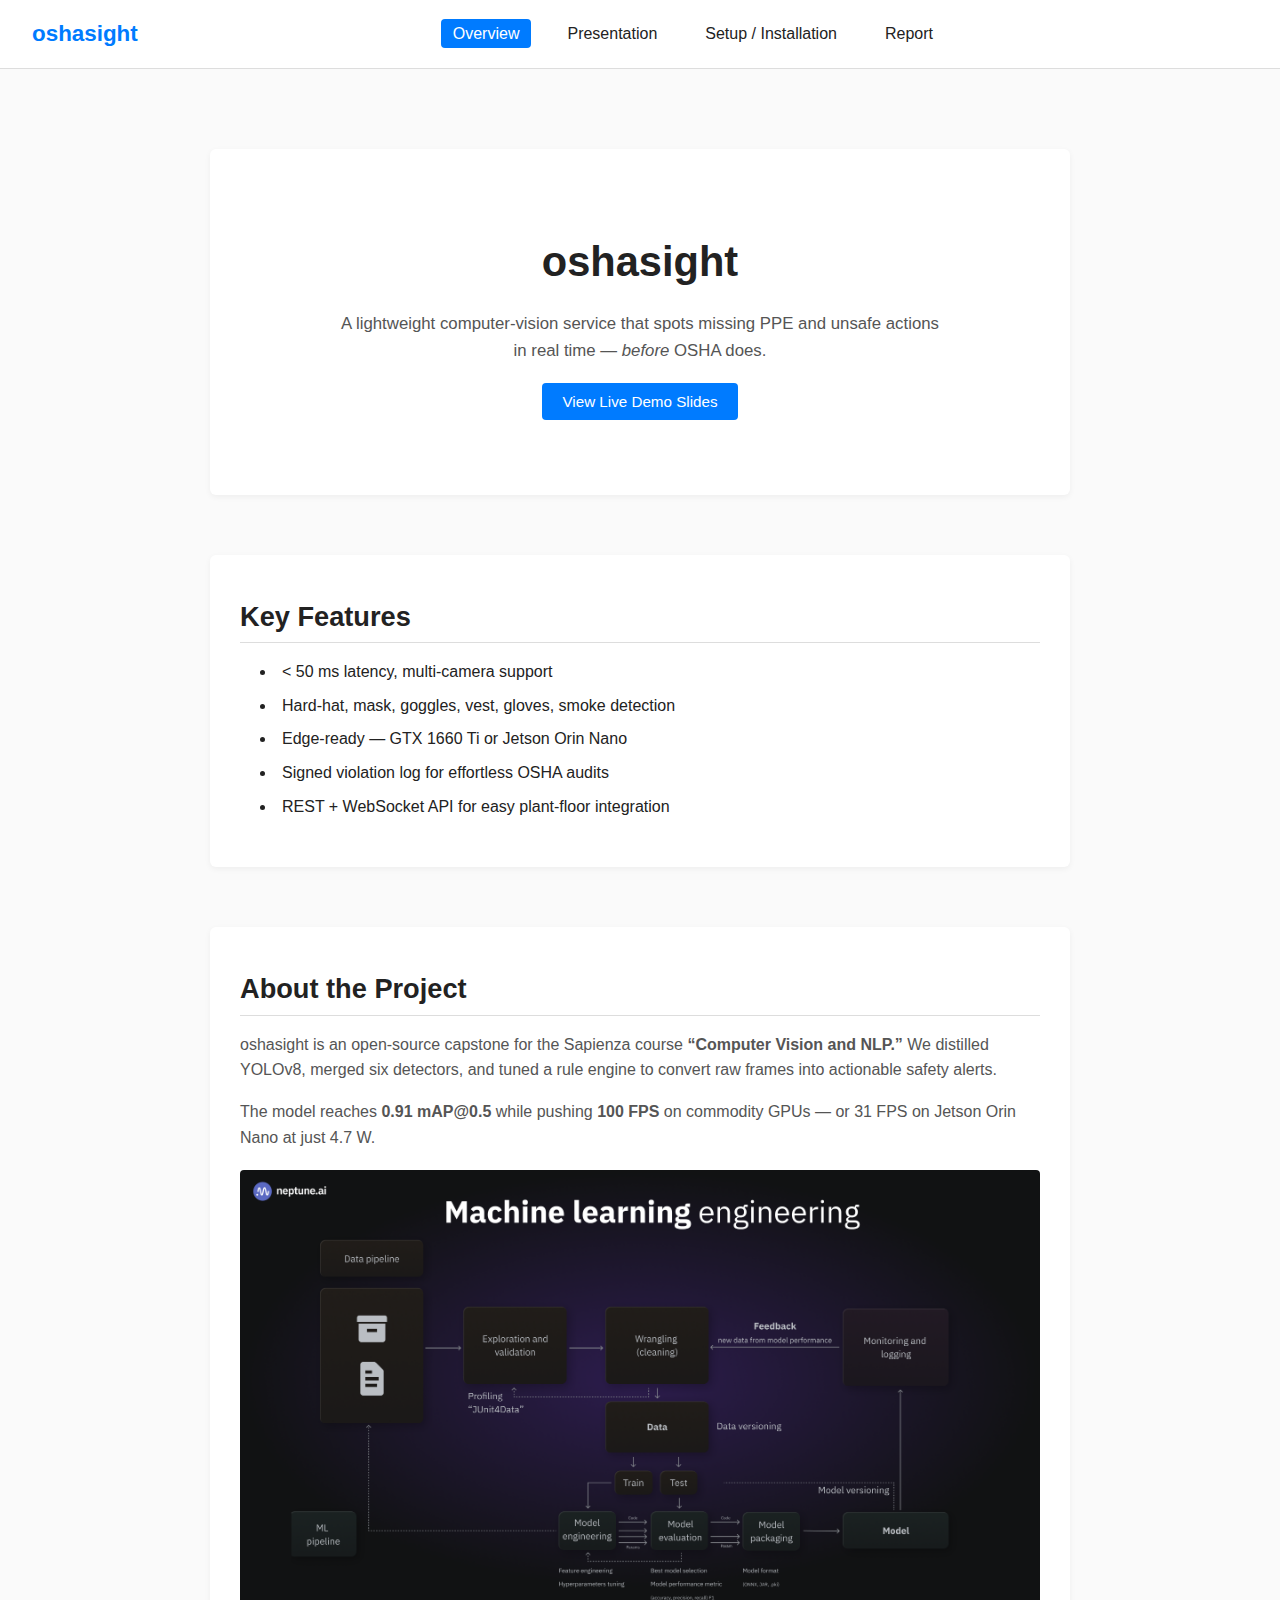
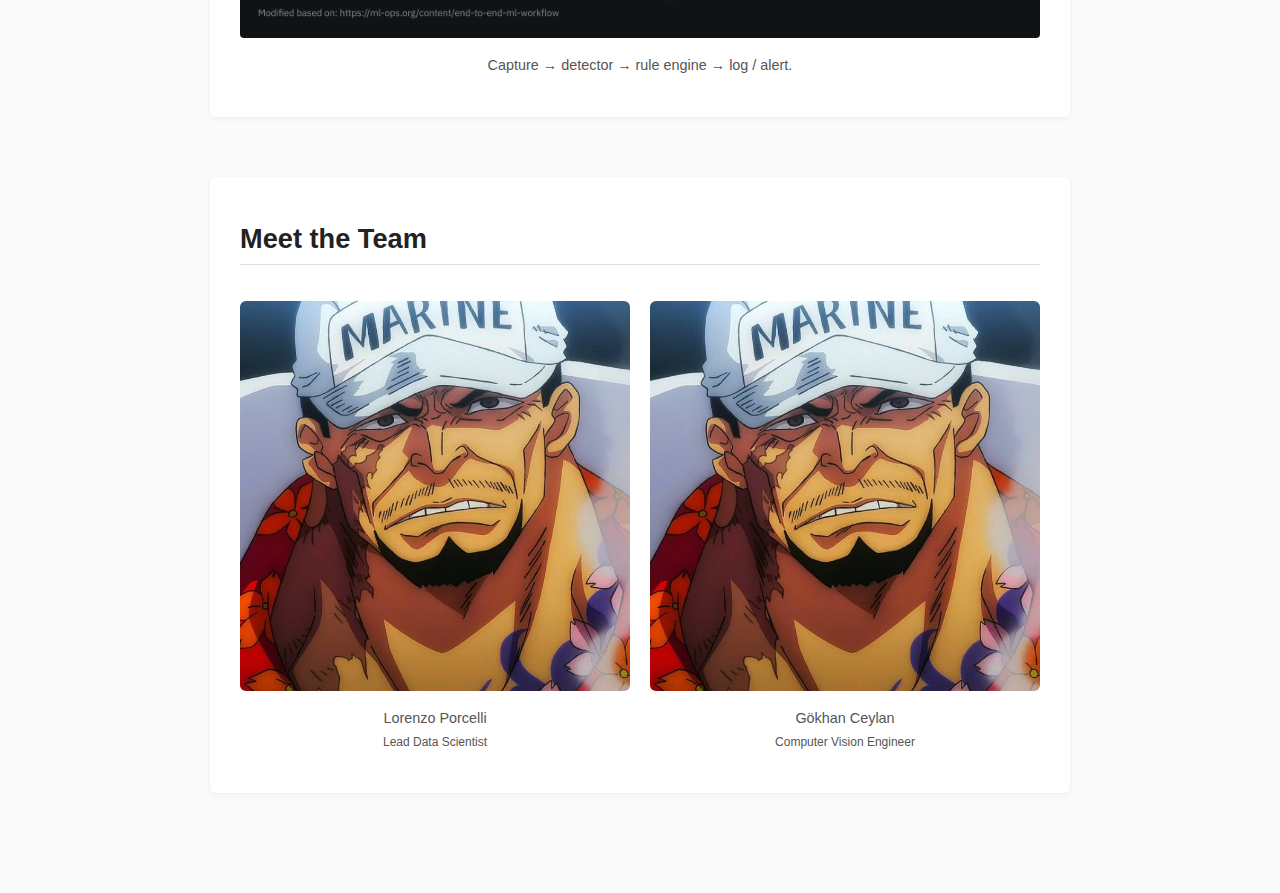
<file: index.html>
<!-- index.html  ·  Overview page for “oshasight” -->
<!DOCTYPE html>
<html lang="en">
<head>
  <meta charset="UTF-8">
  <meta name="viewport" content="width=device-width,initial-scale=1.0">
  <title>oshasight · Overview</title>
  <link rel="stylesheet" href="style.css">
</head>
<body>
  <!-- ───────── NAVBAR ───────── -->
  <header class="top-bar">
    <div class="project-name"><a href="./">oshasight</a></div>
    <nav>
      <ul>
        <li><a href="./"                    class="nav-link active">Overview</a></li>
        <li><a href="./presentation/"       class="nav-link">Presentation</a></li>
        <li><a href="./setup/"              class="nav-link">Setup&nbsp;/&nbsp;Installation</a></li>
        <li><a href="./report/"             class="nav-link">Report</a></li>
      </ul>
    </nav>
  </header>

  <!-- ───────── MAIN CONTENT ───────── -->
  <main class="content">
    <!-- HERO -->
    <section id="hero" class="top-header">
      <h1>oshasight</h1>
      <p>
        A lightweight computer-vision service that spots missing PPE and unsafe
        actions in real time — <em>before</em> OSHA does.
      </p>
      <a href="./presentation/" class="download-btn">View Live Demo Slides</a>
    </section>

    <!-- FEATURES -->
    <section id="features">
      <h2>Key Features</h2>
      <ul>
        <li>&lt; 50 ms latency, multi-camera support</li>
        <li>Hard-hat, mask, goggles, vest, gloves, smoke detection</li>
        <li>Edge-ready — GTX 1660 Ti or Jetson Orin Nano</li>
        <li>Signed violation log for effortless OSHA audits</li>
        <li>REST + WebSocket API for easy plant-floor integration</li>
      </ul>
    </section>

    <!-- ABOUT -->
    <section id="about">
      <h2>About the Project</h2>
      <p>
        oshasight is an open-source capstone for the Sapienza course
        <strong>“Computer Vision and NLP.”</strong>  
        We distilled YOLOv8, merged six detectors, and tuned a rule engine to
        convert raw frames into actionable safety alerts.
      </p>
      <p>
        The model reaches <strong>0.91 mAP@0.5</strong> while pushing
        <strong>100 FPS</strong> on commodity GPUs — or 31 FPS on Jetson
        Orin Nano at just 4.7 W.
      </p>
      <figure>
        <img src="pipeline.png" alt="End-to-end pipeline diagram">
        <figcaption>Capture → detector → rule engine → log / alert.</figcaption>
      </figure>
    </section>

    <!-- TEAM -->
    <section id="team">
      <h2>Meet the Team</h2>
      <div class="team-grid">
        <figure>
          <img src="akainu.jpg" alt="Lorenzo Porcelli">
          <figcaption>Lorenzo Porcelli<br><small>Lead Data Scientist</small></figcaption>
        </figure>
        <figure>
          <img src="akainu.jpg" alt="Gökhan Ceylan">
          <figcaption>Gökhan Ceylan<br><small>Computer Vision Engineer</small></figcaption>
        </figure>
        <!-- add more members if needed -->
      </div>
    </section>
  </main>

  <script src="script.js"></script>
</body>
</html>
</file>
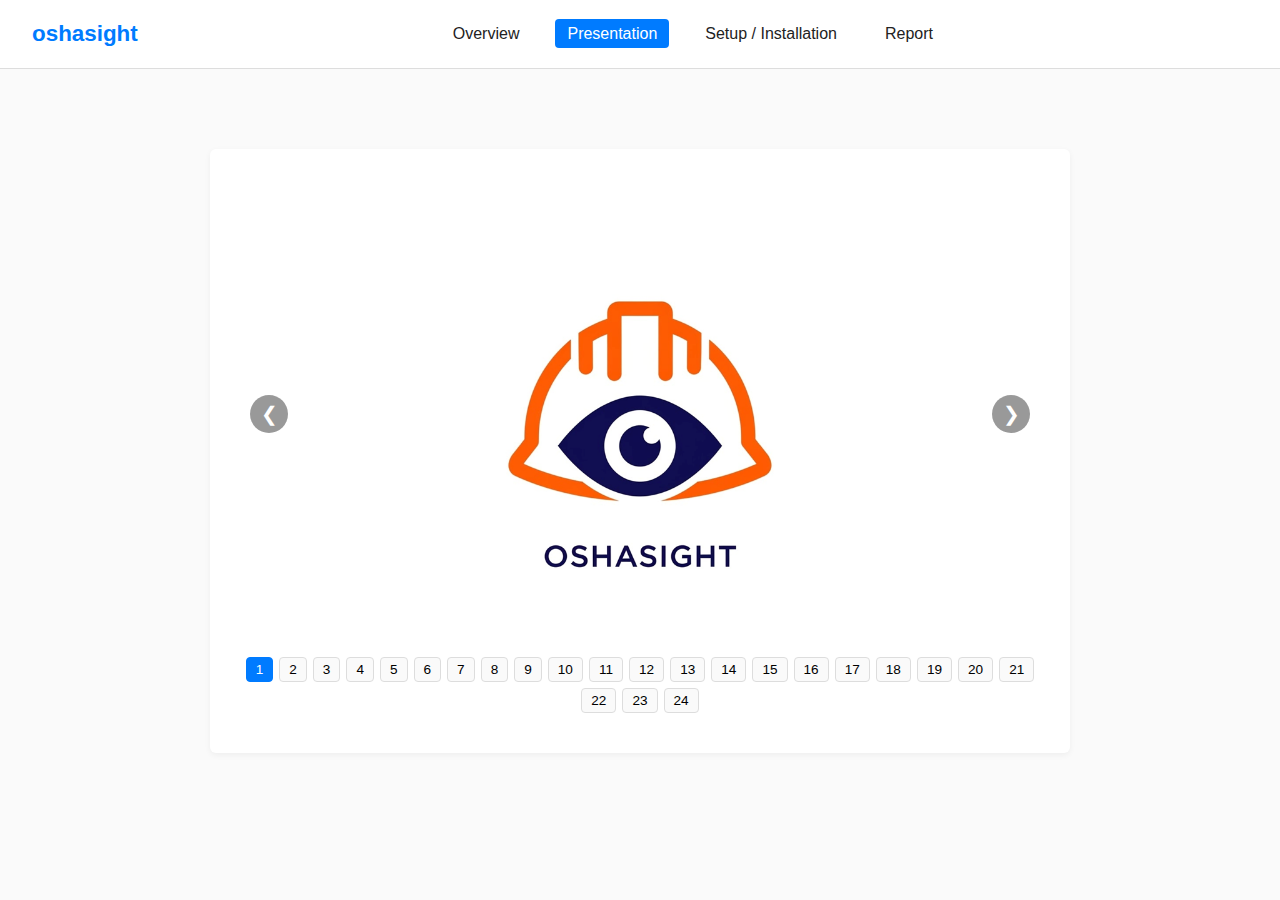
<file: presentation/index.html>
<!DOCTYPE html>
<html lang="en">
<head>
  <meta charset="UTF-8">
  <meta name="viewport" content="width=device-width,initial-scale=1.0">
  <link rel="icon" href="../oshasight-logo.jpg" type="image/jpg">
  <title>oshasight · Presentation</title>

  <!-- global look-and-feel -->
  <link rel="stylesheet" href="../style.css">
  <!-- slideshow tweaks -->
  <link rel="stylesheet" href="style.css">
</head>
<body>
  <!-- NAVBAR -->
  <header class="top-bar">
    <div class="project-name"><a href="../">oshasight</a></div>
    <nav>
      <ul>
        <li><a href="../"              class="nav-link">Overview</a></li>
        <li><a href="./"               class="nav-link active">Presentation</a></li>
        <li><a href="../setup/"        class="nav-link">Setup&nbsp;/&nbsp;Installation</a></li>
        <li><a href="../report/"       class="nav-link">Report</a></li>
      </ul>
    </nav>
  </header>

  <main class="content">
    <!-- SLIDESHOW -->
    <section id="slideshow" class="section">
      <div class="slideshow-container">
        <!-- images -->
        <img src="1.png"  alt="Slide 1"  class="slide showing">
        <img src="2.png"  alt="Slide 2"  class="slide">
        <img src="3.png"  alt="Slide 3"  class="slide">
        <img src="4.png"  alt="Slide 4"  class="slide">
        <img src="5.png"  alt="Slide 5"  class="slide">
        <img src="6.PNG"  alt="Slide 6"  class="slide">
        <img src="7.PNG"  alt="Slide 7"  class="slide">
        <img src="8.PNG"  alt="Slide 8"  class="slide">
        <img src="9.PNG"  alt="Slide 9"  class="slide">
        <img src="10.PNG" alt="Slide 10" class="slide">
        <img src="11.PNG" alt="Slide 11" class="slide">
        <img src="12.PNG" alt="Slide 12" class="slide">
        <img src="13.PNG" alt="Slide 13" class="slide">
        <img src="14.PNG" alt="Slide 14" class="slide">
        <img src="15.PNG" alt="Slide 15" class="slide">
        <img src="16.PNG" alt="Slide 16" class="slide">
        <img src="17.PNG" alt="Slide 17" class="slide">
        <img src="18.PNG" alt="Slide 18" class="slide">
        <img src="19.PNG" alt="Slide 19" class="slide">
        <img src="20.png" alt="Slide 20" class="slide">
	<img src="21.PNG" alt="Slide 21" class="slide">
        <img src="22.PNG" alt="Slide 22" class="slide">
        <img src="23.PNG" alt="Slide 23" class="slide">
        <img src="24.PNG" alt="Slide 24" class="slide">

        <!-- arrows -->
        <button class="nav-btn prev" aria-label="Previous slide">&#10094;</button>
        <button class="nav-btn next" aria-label="Next slide">&#10095;</button>
      </div>

      <!-- numeric pager -->
      <div class="pager"></div>
    </section>
  </main>

  <script>
    const slides   = document.querySelectorAll('.slide');
    const prevBtn  = document.querySelector('.prev');
    const nextBtn  = document.querySelector('.next');
    const pagerBox = document.querySelector('.pager');
    let cur = 0;

    // build pager buttons
    slides.forEach((_, i) => {
      const b = document.createElement('button');
      b.textContent = i + 1;
      b.className   = 'page-btn' + (i === 0 ? ' active' : '');
      b.addEventListener('click', () => show(i));
      pagerBox.appendChild(b);
    });
    const pageBtns = document.querySelectorAll('.page-btn');

    function show(n){
      slides[cur].classList.remove('showing');
      pageBtns[cur].classList.remove('active');
      cur = (n + slides.length) % slides.length;
      slides[cur].classList.add('showing');
      pageBtns[cur].classList.add('active');
    }

    prevBtn.onclick = () => show(cur - 1);
    nextBtn.onclick = () => show(cur + 1);

    // ▲▼ keyboard support
    document.addEventListener('keydown', e => {
      if (e.key === 'ArrowLeft')  { e.preventDefault(); show(cur - 1); }
      if (e.key === 'ArrowRight') { e.preventDefault(); show(cur + 1); }
    });
  </script>
</body>
</html>
</file>
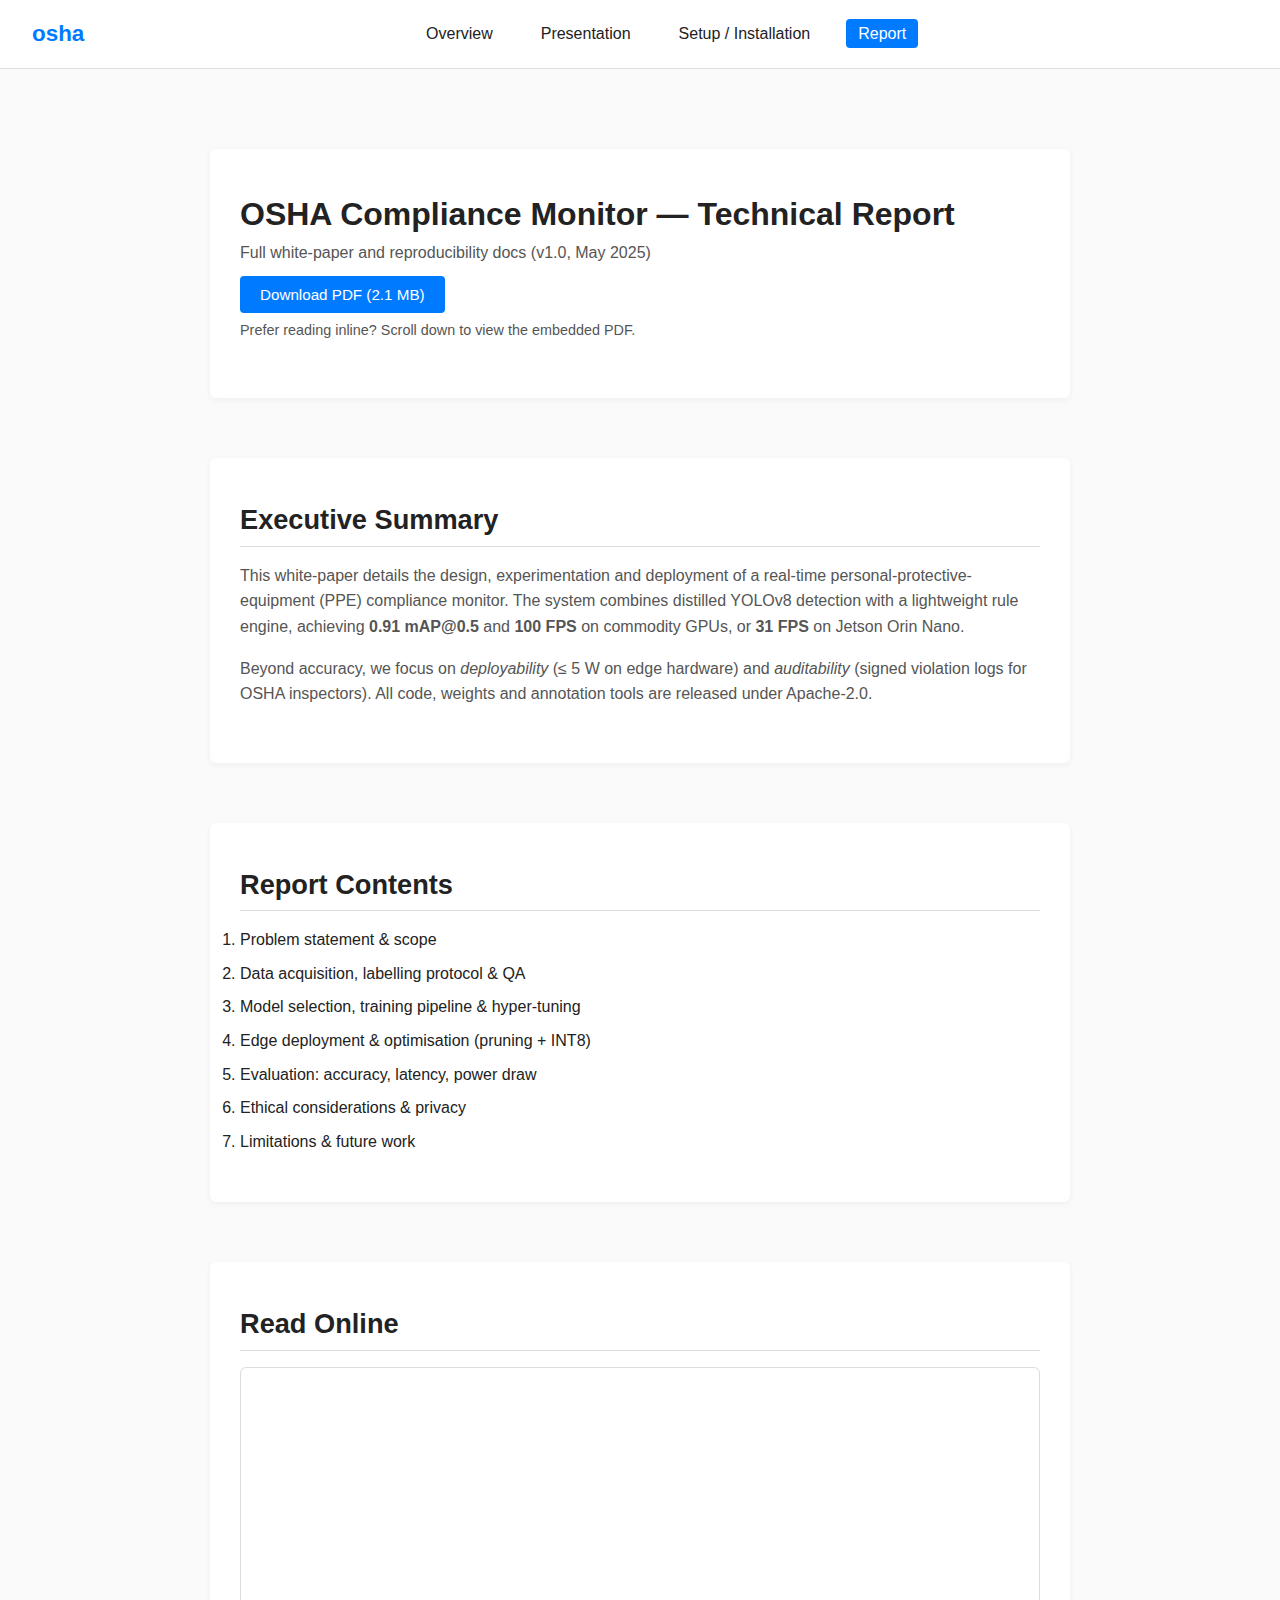
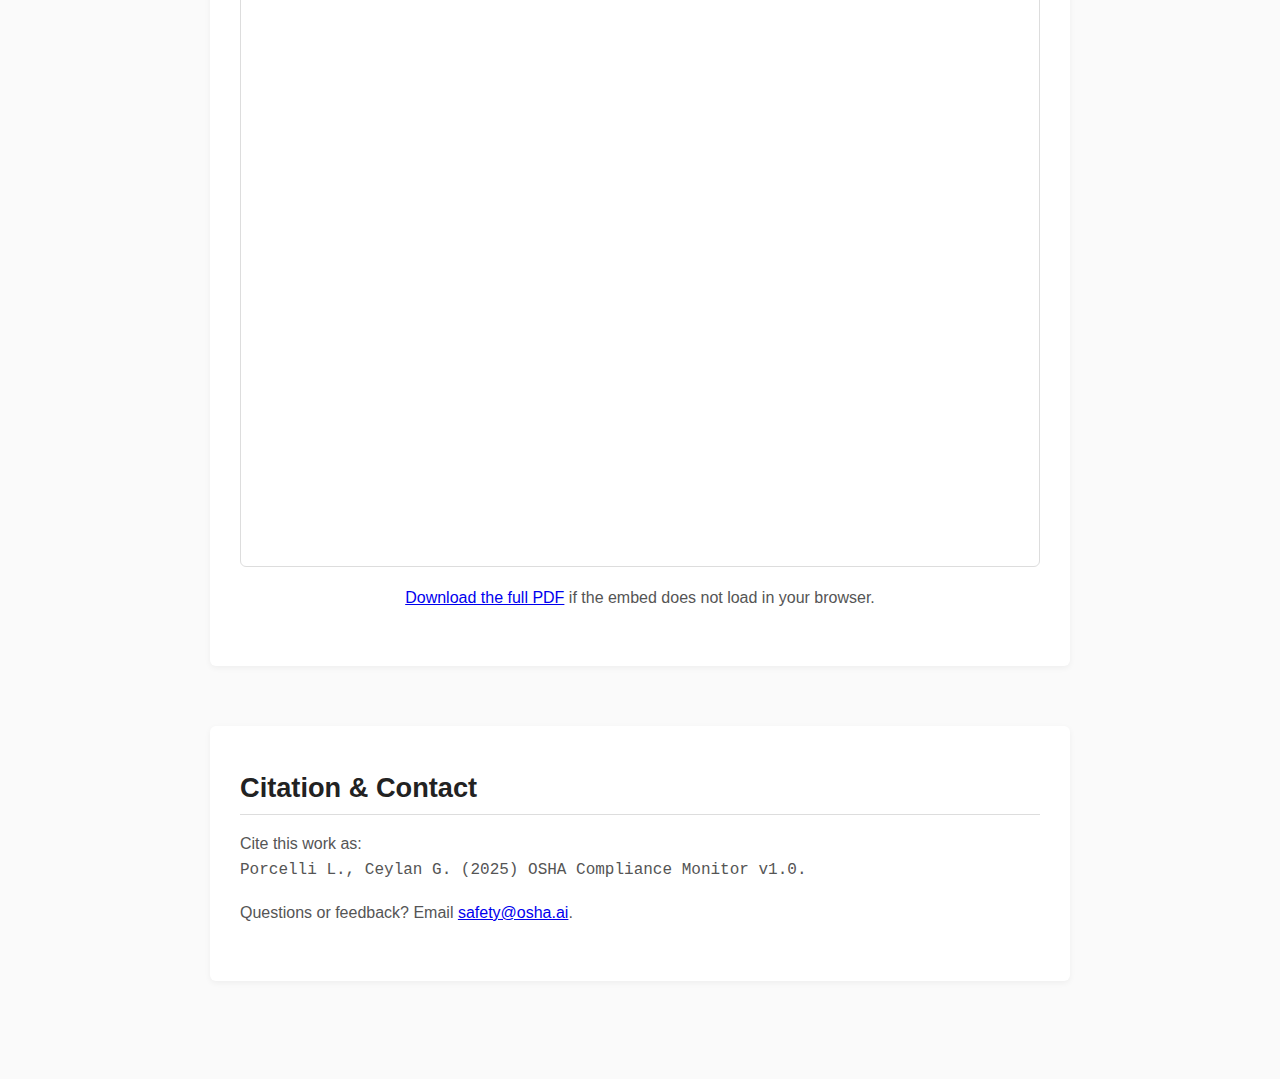
<file: report/index.html>
<!-- /report/index.html  ·  Detailed Report / White-Paper -->
<!DOCTYPE html>
<html lang="en">
<head>
  <meta charset="UTF-8">
  <meta name="viewport" content="width=device-width,initial-scale=1.0">
  <title>osha · Report</title>
  <!-- shared styles -->
  <link rel="stylesheet" href="../style.css">
</head>
<body>
  <!-- ───────── NAVBAR (shared) ───────── -->
  <header class="top-bar">
    <div class="project-name"><a href="../">osha</a></div>
    <nav>
      <ul>
        <li><a href="../index.html"          class="nav-link">Overview</a></li>
        <li><a href="../presentation/index.html" class="nav-link">Presentation</a></li>
        <li><a href="../setup/index.html"    class="nav-link">Setup&nbsp;/&nbsp;Installation</a></li>
        <li><a href="./index.html"           class="nav-link active">Report</a></li>
      </ul>
    </nav>
  </header>

  <main class="content">
    <!-- COVER -->
    <section id="cover" class="section hero-section">
      <h1>OSHA Compliance Monitor — Technical Report</h1>
      <p class="subtitle">Full white-paper and reproducibility docs (v1.0, May 2025)</p>
      <a href="report.pdf" class="download-btn" download>Download&nbsp;PDF&nbsp;(2.1&nbsp;MB)</a>
      <p style="margin-top:12px;font-size:0.9rem;color:var(--color-muted);">
        Prefer reading inline? Scroll down to view the embedded PDF.
      </p>
    </section>

    <!-- EXECUTIVE SUMMARY -->
    <section id="summary" class="section">
      <h2>Executive Summary</h2>
      <p>
        This white-paper details the design, experimentation and deployment of a
        real-time personal-protective-equipment (PPE) compliance monitor. The
        system combines distilled YOLOv8 detection with a lightweight rule
        engine, achieving <strong>0.91 mAP@0.5</strong> and <strong>100 FPS</strong>
        on commodity GPUs, or <strong>31 FPS</strong> on Jetson Orin Nano.
      </p>
      <p>
        Beyond accuracy, we focus on <em>deployability</em> (≤ 5 W on edge
        hardware) and <em>auditability</em> (signed violation logs for OSHA
        inspectors). All code, weights and annotation tools are released under
        Apache-2.0.
      </p>
    </section>

    <!-- CONTENTS OVERVIEW -->
    <section id="toc" class="section">
      <h2>Report Contents</h2>
      <ol>
        <li>Problem statement &amp; scope</li>
        <li>Data acquisition, labelling protocol &amp; QA</li>
        <li>Model selection, training pipeline &amp; hyper-tuning</li>
        <li>Edge deployment &amp; optimisation (pruning + INT8)</li>
        <li>Evaluation: accuracy, latency, power draw</li>
        <li>Ethical considerations &amp; privacy</li>
        <li>Limitations &amp; future work</li>
      </ol>
    </section>

    <!-- INLINE PDF VIEWER -->
    <section id="pdf" class="section">
      <h2>Read Online</h2>
      <iframe
        src="report.pdf#page=1&zoom=100"
        width="100%"
        height="800"
        style="border:1px solid var(--border-color); border-radius:6px;">
      </iframe>
      <p style="text-align:center;margin-top:10px;">
        <a href="report.pdf" download>Download the full PDF</a> if the embed
        does not load in your browser.
      </p>
    </section>

    <!-- CONTACT -->
    <section id="contact" class="section footer-section">
      <h2>Citation &amp; Contact</h2>
      <p>
        Cite this work as:<br>
        <code>Porcelli L., Ceylan G. (2025) OSHA Compliance Monitor v1.0.</code>
      </p>
      <p>
        Questions or feedback? Email
        <a href="mailto:safety@osha.ai">safety@osha.ai</a>.
      </p>
    </section>
  </main>

  <!-- shared script -->
  <script src="../script.js"></script>
</body>
</html>
</file>
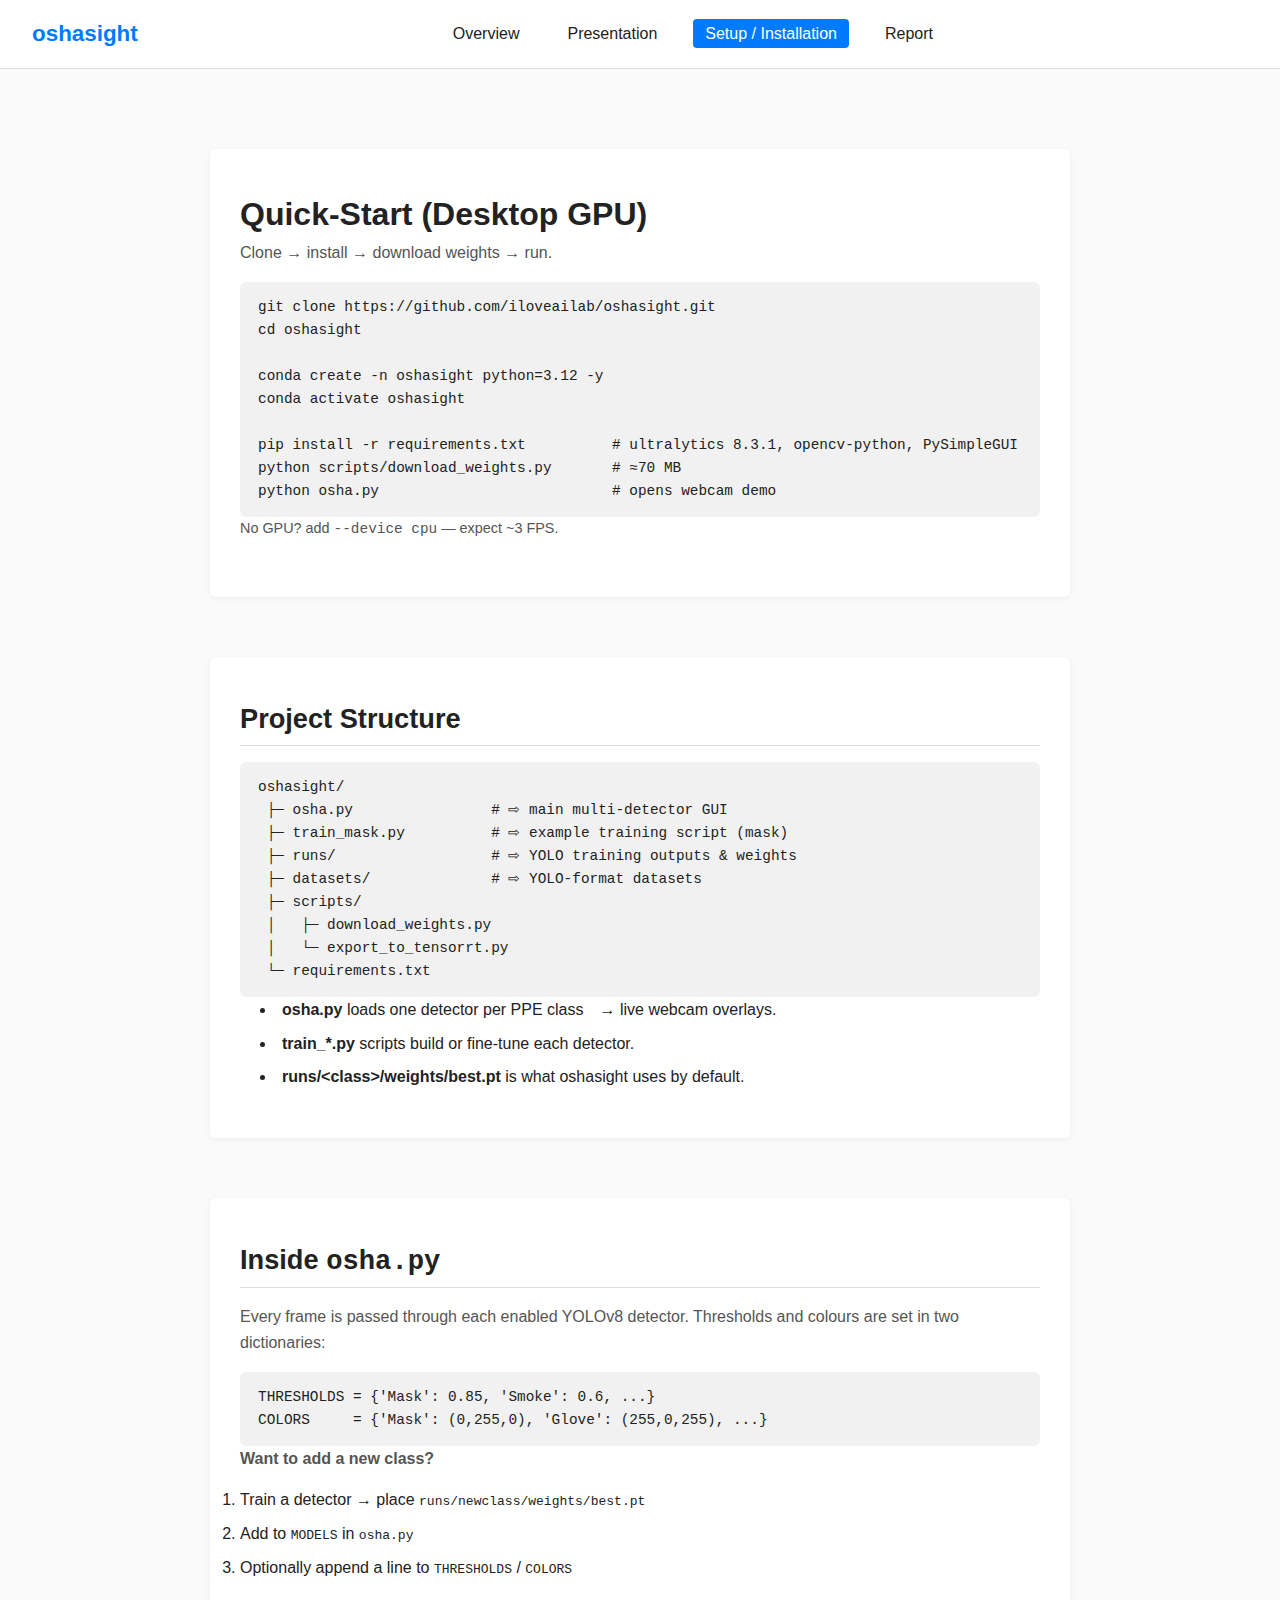
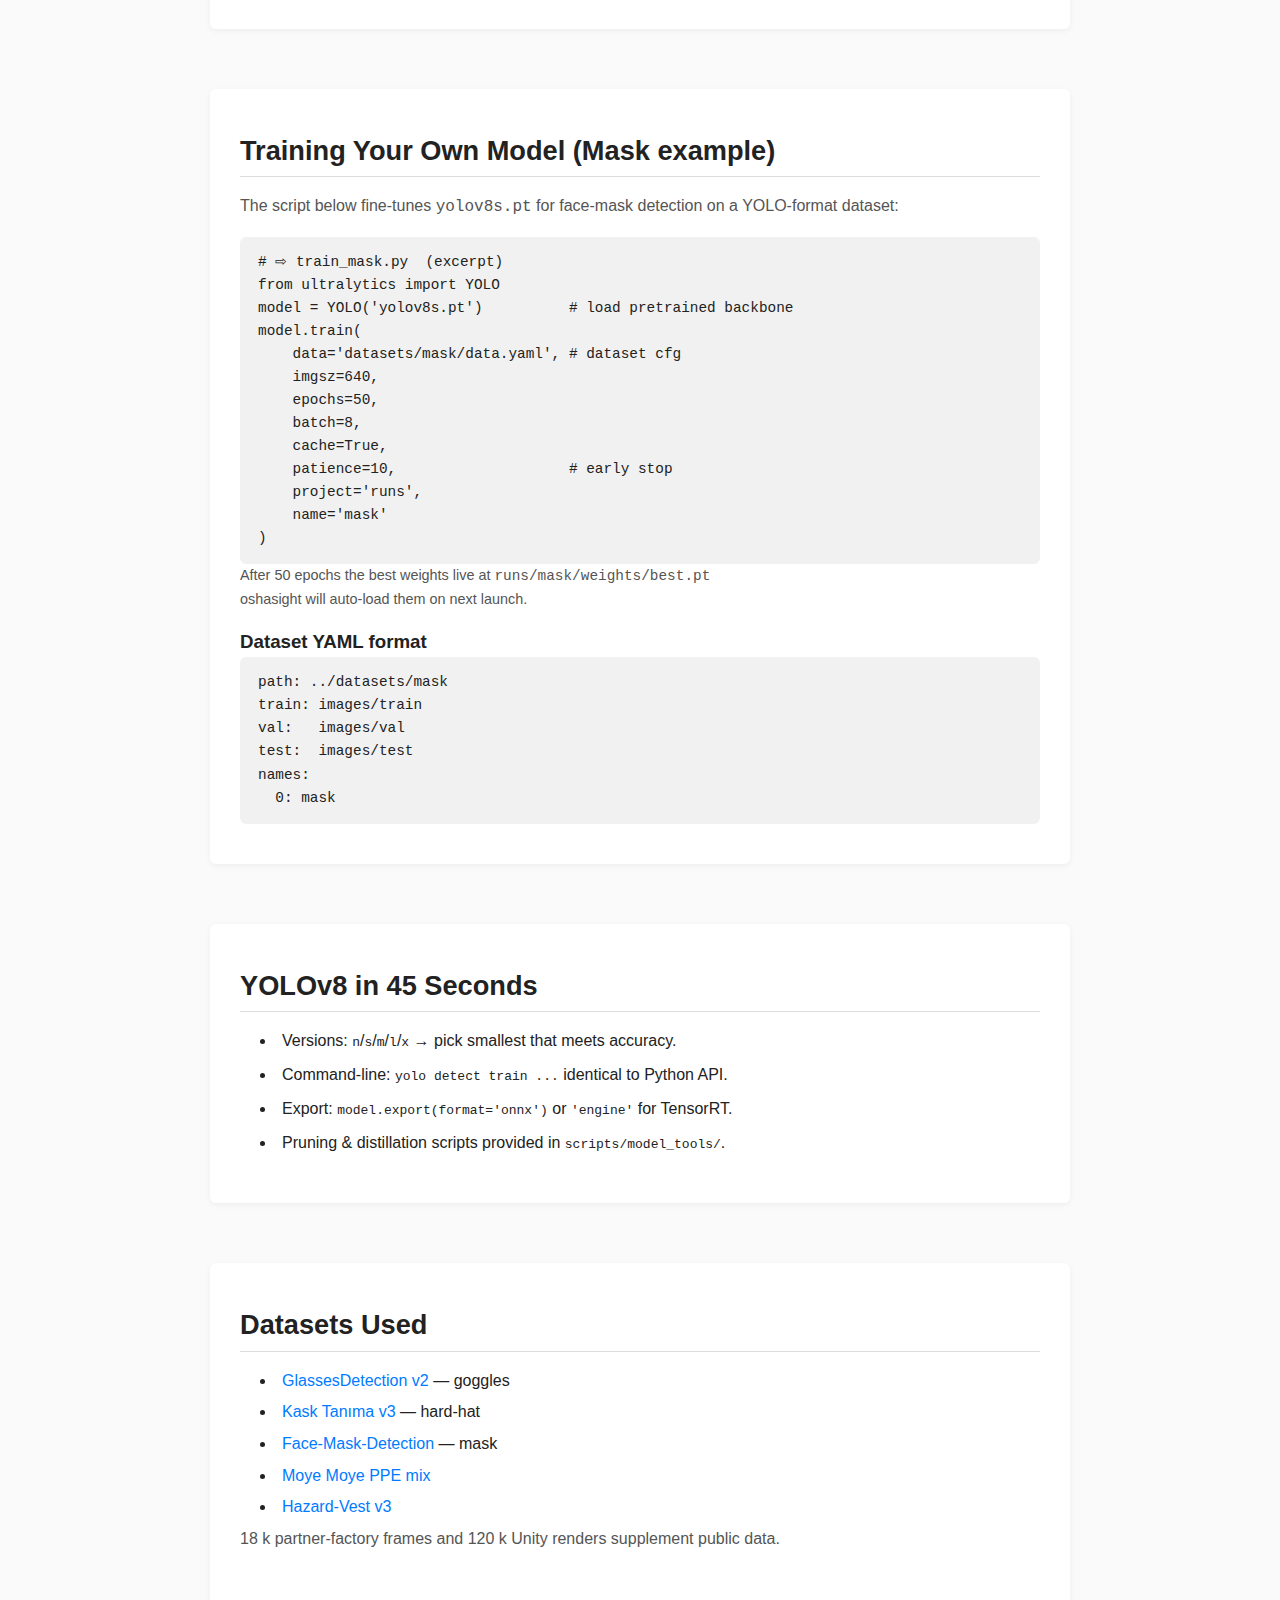
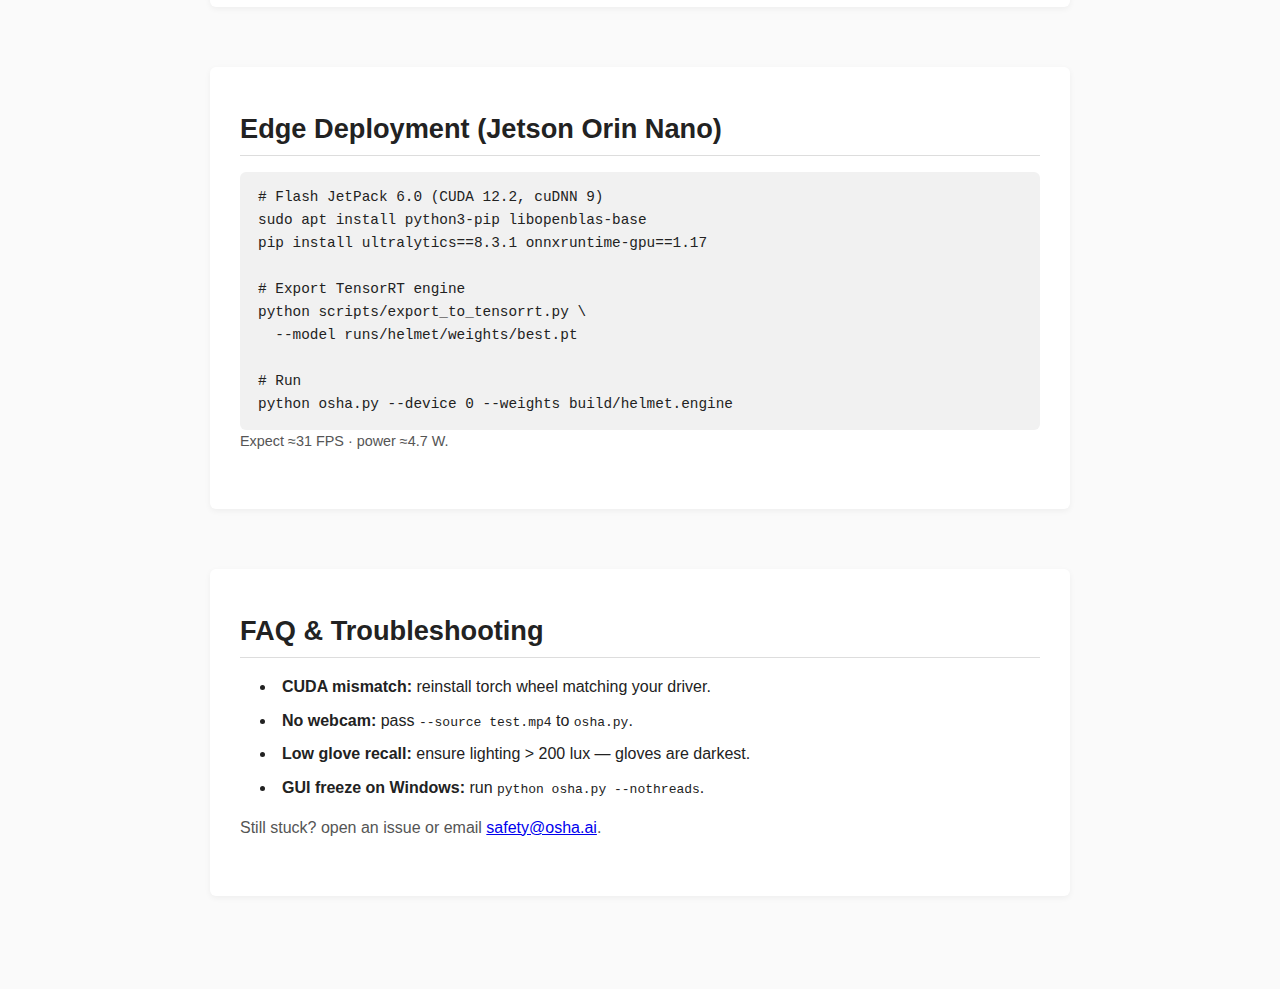
<file: setup/index.html>
<!-- /setup/index.html  ·  Setup / Installation for “oshasight” -->
<!DOCTYPE html>
<html lang="en">
<head>
  <meta charset="UTF-8">
  <meta name="viewport" content="width=device-width,initial-scale=1.0">
  <title>oshasight · Setup / Installation</title>
  <link rel="stylesheet" href="../style.css">
</head>
<body>
  <!-- NAVBAR -->
  <header class="top-bar">
    <div class="project-name"><a href="../">oshasight</a></div>
    <nav>
      <ul>
        <li><a href="../"              class="nav-link">Overview</a></li>
        <li><a href="../presentation/" class="nav-link">Presentation</a></li>
        <li><a href="./"               class="nav-link active">Setup&nbsp;/&nbsp;Installation</a></li>
        <li><a href="../report/"       class="nav-link">Report</a></li>
      </ul>
    </nav>
  </header>

  <main class="content">

    <!-- 1 ▸ Quick-start -->
    <section id="quick" class="section hero-section">
      <h1>Quick-Start (Desktop GPU)</h1>
      <p class="subtitle">Clone → install → download weights → run.</p>
<pre class="code-block">
git clone https://github.com/iloveailab/oshasight.git
cd oshasight

conda create -n oshasight python=3.12 -y
conda activate oshasight

pip install -r requirements.txt          # ultralytics 8.3.1, opencv-python, PySimpleGUI
python scripts/download_weights.py       # ≈70 MB
python osha.py                           # opens webcam demo
</pre>
      <p class="note">No GPU? add <code>--device cpu</code> — expect ~3 FPS.</p>
    </section>

    <!-- 2 ▸ Project structure -->
    <section id="structure" class="section">
      <h2>Project Structure</h2>
<pre class="code-block">
oshasight/
 ├─ osha.py                # ⇨ main multi-detector GUI
 ├─ train_mask.py          # ⇨ example training script (mask)
 ├─ runs/                  # ⇨ YOLO training outputs & weights
 ├─ datasets/              # ⇨ YOLO-format datasets
 ├─ scripts/
 │   ├─ download_weights.py
 │   └─ export_to_tensorrt.py
 └─ requirements.txt
</pre>
      <ul>
        <li><strong>osha.py</strong> loads one detector per PPE class → live webcam overlays.</li>
        <li><strong>train_*.py</strong> scripts build or fine-tune each detector.</li>
        <li><strong>runs/&lt;class&gt;/weights/best.pt</strong> is what oshasight uses by default.</li>
      </ul>
    </section>

    <!-- 3 ▸ How oshasight works -->
    <section id="osha-py" class="section">
      <h2>Inside <code>osha.py</code></h2>
      <p>
        Every frame is passed through each enabled YOLOv8 detector.  
        Thresholds and colours are set in two dictionaries:
      </p>
<pre class="code-block">
THRESHOLDS = {'Mask': 0.85, 'Smoke': 0.6, ...}
COLORS     = {'Mask': (0,255,0), 'Glove': (255,0,255), ...}
</pre>
      <p>
        <strong>Want to add a new class?</strong>
      </p>
      <ol>
        <li>Train a detector → place <code>runs/newclass/weights/best.pt</code></li>
        <li>Add to <code>MODELS</code> in <code>osha.py</code></li>
        <li>Optionally append a line to <code>THRESHOLDS</code> / <code>COLORS</code></li>
      </ol>
    </section>

    <!-- 4 ▸ Training example -->
    <section id="train" class="section">
      <h2>Training Your Own Model (Mask example)</h2>
      <p>
        The script below fine-tunes <code>yolov8s.pt</code> for face-mask detection on a YOLO-format dataset:
      </p>
<pre class="code-block">
# ⇨ train_mask.py  (excerpt)
from ultralytics import YOLO
model = YOLO('yolov8s.pt')          # load pretrained backbone
model.train(
    data='datasets/mask/data.yaml', # dataset cfg
    imgsz=640,
    epochs=50,
    batch=8,
    cache=True,
    patience=10,                    # early stop
    project='runs',
    name='mask'
)
</pre>
      <p class="note">
        After 50 epochs the best weights live at <code>runs/mask/weights/best.pt</code><br>
        oshasight will auto-load them on next launch.
      </p>
      <h3>Dataset YAML format</h3>
<pre class="code-block">
path: ../datasets/mask
train: images/train
val:   images/val
test:  images/test
names:
  0: mask
</pre>
    </section>

    <!-- 5 ▸ YOLOv8 cheatsheet -->
    <section id="yolo8" class="section">
      <h2>YOLOv8 in 45 Seconds</h2>
      <ul>
        <li>Versions: <code>n</code>/<code>s</code>/<code>m</code>/<code>l</code>/<code>x</code> → pick smallest that meets accuracy.</li>
        <li>Command-line: <code>yolo detect train ...</code> identical to Python API.</li>
        <li>Export: <code>model.export(format='onnx')</code> or <code>'engine'</code> for TensorRT.</li>
        <li>Pruning &amp; distillation scripts provided in <code>scripts/model_tools/</code>.</li>
      </ul>
    </section>

    <!-- 6 ▸ Datasets -->
    <section id="datasets" class="section">
      <h2>Datasets Used</h2>
      <ul class="link-list">
        <li><a href="https://universe.roboflow.com/noriel-vlmtq/glassesdetection-lwja6/dataset/2" target="_blank">GlassesDetection v2</a> — goggles</li>
        <li><a href="https://universe.roboflow.com/sametataysamet/kask-tanima/dataset/3" target="_blank">Kask Tanıma v3</a> — hard-hat</li>
        <li><a href="https://www.kaggle.com/datasets/andrewmvd/face-mask-detection" target="_blank">Face-Mask-Detection</a> — mask</li>
        <li><a href="https://universe.roboflow.com/manoj-mava/moye-moye" target="_blank">Moye Moye PPE mix</a></li>
        <li><a href="https://universe.roboflow.com/tello-8ckdt/hazard-vest/dataset/3" target="_blank">Hazard-Vest v3</a></li>
      </ul>
      <p>18 k partner-factory frames and 120 k Unity renders supplement public data.</p>
    </section>

    <!-- 7 ▸ Edge deployment -->
    <section id="edge" class="section">
      <h2>Edge Deployment (Jetson Orin Nano)</h2>
<pre class="code-block">
# Flash JetPack 6.0 (CUDA 12.2, cuDNN 9)
sudo apt install python3-pip libopenblas-base
pip install ultralytics==8.3.1 onnxruntime-gpu==1.17

# Export TensorRT engine
python scripts/export_to_tensorrt.py \
  --model runs/helmet/weights/best.pt

# Run
python osha.py --device 0 --weights build/helmet.engine
</pre>
      <p class="note">Expect ≈31 FPS · power ≈4.7 W.</p>
    </section>

    <!-- 8 ▸ Troubleshooting -->
    <section id="trouble" class="section footer-section">
      <h2>FAQ &amp; Troubleshooting</h2>
      <ul>
        <li><strong>CUDA mismatch:</strong> reinstall torch wheel matching your driver.</li>
        <li><strong>No webcam:</strong> pass <code>--source test.mp4</code> to <code>osha.py</code>.</li>
        <li><strong>Low glove recall:</strong> ensure lighting &gt; 200 lux — gloves are darkest.</li>
        <li><strong>GUI freeze on Windows:</strong> run <code>python osha.py --nothreads</code>.</li>
      </ul>
      <p style="margin-top:14px;">Still stuck? open an issue or email
        <a href="mailto:safety@osha.ai">safety@osha.ai</a>.
      </p>
    </section>

  </main>

  <script src="../script.js"></script>
</body>
</html>
</file>
<file: style.css>
/* style.css (unchanged) */
:root {
  --font-main: 'Roboto', sans-serif;
  --color-bg: #fafafa;
  --color-text: #222;
  --color-muted: #555;
  --color-accent: #007BFF;
  --border-color: #ddd;
}

html {
  scroll-behavior: smooth;
}
* { margin: 0; padding: 0; box-sizing: border-box; }
body {
  font-family: var(--font-main);
  color: var(--color-text);
  background: var(--color-bg);
  line-height: 1.6;
}

.top-bar {
  width: 100%;
  padding: 16px 32px;
  background: #fff;
  display: flex;
  align-items: center;
  position: sticky;
  top: 0;
  border-bottom: 1px solid var(--border-color);
  z-index: 100;
}

.project-name a {
  font-size: 1.4rem;
  font-weight: 600;
  color: var(--color-accent);
  text-decoration: none;
}

.top-bar nav { margin: 0 auto; }
.top-bar nav ul {
  list-style: none;
  display: flex;
  gap: 24px;
}

.top-bar nav a {
  text-decoration: none;
  color: var(--color-text);
  font-weight: 500;
  padding: 6px 12px;
  border-radius: 4px;
  transition: background 0.2s, color 0.2s;
}

/* Active link (current page) */
.top-bar nav a.active {
  background: var(--color-accent);
  color: #fff;
}

/* Hover on any link, including active */
.top-bar nav a:hover {
  background: #0056cc; /* darker blue on hover */
  color: #fff;
}

.content {
  max-width: 900px;
  margin: 80px auto 100px;
  padding: 0 20px;
}

.top-header {
  text-align: center;
  padding: 80px 20px;
  background: #fff;
  border-radius: 6px;
  box-shadow: 0 2px 6px rgba(0,0,0,0.05);
  margin-bottom: 60px;
}

.top-header h1 {
  font-size: 2.6rem;
  margin-bottom: 16px;
}
.top-header p {
  font-size: 1.05rem;
  color: var(--color-muted);
  margin-bottom: 24px;
  max-width: 600px;
  margin: 0 auto 24px;
}
.download-btn {
  background: var(--color-accent);
  color: #fff;
  padding: 10px 20px;
  font-size: 0.95rem;
  border-radius: 4px;
  text-decoration: none;
  transition: background 0.2s;
}
.download-btn:hover { background: #005fcc; }

section {
  background: #fff;
  padding: 40px 30px;
  border-radius: 6px;
  box-shadow: 0 2px 6px rgba(0,0,0,0.05);
  margin-bottom: 60px;
}
section h2 {
  font-size: 1.7rem;
  margin-bottom: 16px;
  padding-bottom: 4px;
  border-bottom: 1px solid var(--border-color);
}
section p { font-size: 1rem; color: var(--color-muted); margin-bottom: 16px; }
section ul {
  list-style: disc inside;
  margin-left: 20px;
}
section li { margin-bottom: 8px; }

figure { margin-top: 20px; text-align: center; }
figure img {
  max-width: 100%;
  border-radius: 4px;
}
figure figcaption {
  margin-top: 8px;
  color: var(--color-muted);
  font-size: 0.9rem;
}

.team-grid {
  display: grid;
  grid-template-columns: repeat(auto-fit, minmax(180px,1fr));
  gap: 20px;
}
.team-grid figure { text-align: center; }
.team-grid img {
  width: 100%;
  height: auto;
  border-radius: 6px;
}
.team-grid figcaption { margin-top: 8px; }

/* ───── Root palette & base (unchanged) ───── */
:root {
  --font-main: 'Roboto', sans-serif;
  --color-bg: #fafafa;
  --color-text: #222;
  --color-muted: #555;
  --color-accent: #007BFF;
  --border-color: #ddd;
  --color-code-bg: #f1f1f1;
}

/* base reset + body… unchanged */

/* ───── NEW helper classes ───── */
.note {
  font-size: 0.9rem;
  color: var(--color-muted);
}

/* ───── Code blocks (polished) ───── */
.code-block {
  background: var(--color-code-bg);
  padding: 14px 18px;
  border-radius: 6px;
  font-family: ui-monospace, SFMono-Regular, Consolas, monospace;
  font-size: 0.9rem;
  overflow-x: auto;
}

/* ───── Link list in datasets ───── */
.link-list li { margin-bottom: 6px; }
.link-list a {
  color: var(--color-accent);
  text-decoration: none;
}
.link-list a:hover { text-decoration: underline; }

/* everything else (navbar, tables, sections…) remains as in previous style.css */


@media (max-width: 600px) {
  .top-bar { flex-direction: column; gap: 12px; }
  .content, section { padding: 20px; }
}
</file>
<file: presentation/style.css>
/* Only slideshow-specific tweaks.
   The global look comes from ../style.css */

/* container */
.slideshow-container {
  position: relative;
  max-width: 900px;
  margin: 0 auto;
}

.slide {
  display: none;
  width: 100%;
  border-radius: 6px;
}

/* first slide visible by default (class added in HTML) */
.slide.showing { display: block; }

/* arrows */
.nav-btn {
  position: absolute;
  top: 50%;
  transform: translateY(-50%);
  background: rgba(0,0,0,0.4);
  color: #fff;
  border: none;
  border-radius: 50%;
  width: 38px;
  height: 38px;
  cursor: pointer;
  font-size: 20px;
  line-height: 38px;
  text-align: center;
}
.nav-btn:hover { background: rgba(0,0,0,0.6); }
.prev { left: 10px; }
.next { right: 10px; }

/* numeric pager */
.pager {
  display: flex;
  flex-wrap: wrap;
  gap: 6px;
  justify-content: center;
  margin-top: 18px;
}
.page-btn {
  padding: 4px 9px;
  font-size: 0.85rem;
  background: var(--color-bg);
  border: 1px solid var(--border-color);
  border-radius: 4px;
  cursor: pointer;
}
.page-btn.active,
.page-btn:hover {
  background: var(--color-accent);
  color: #fff;
  border-color: var(--color-accent);
}
</file>
